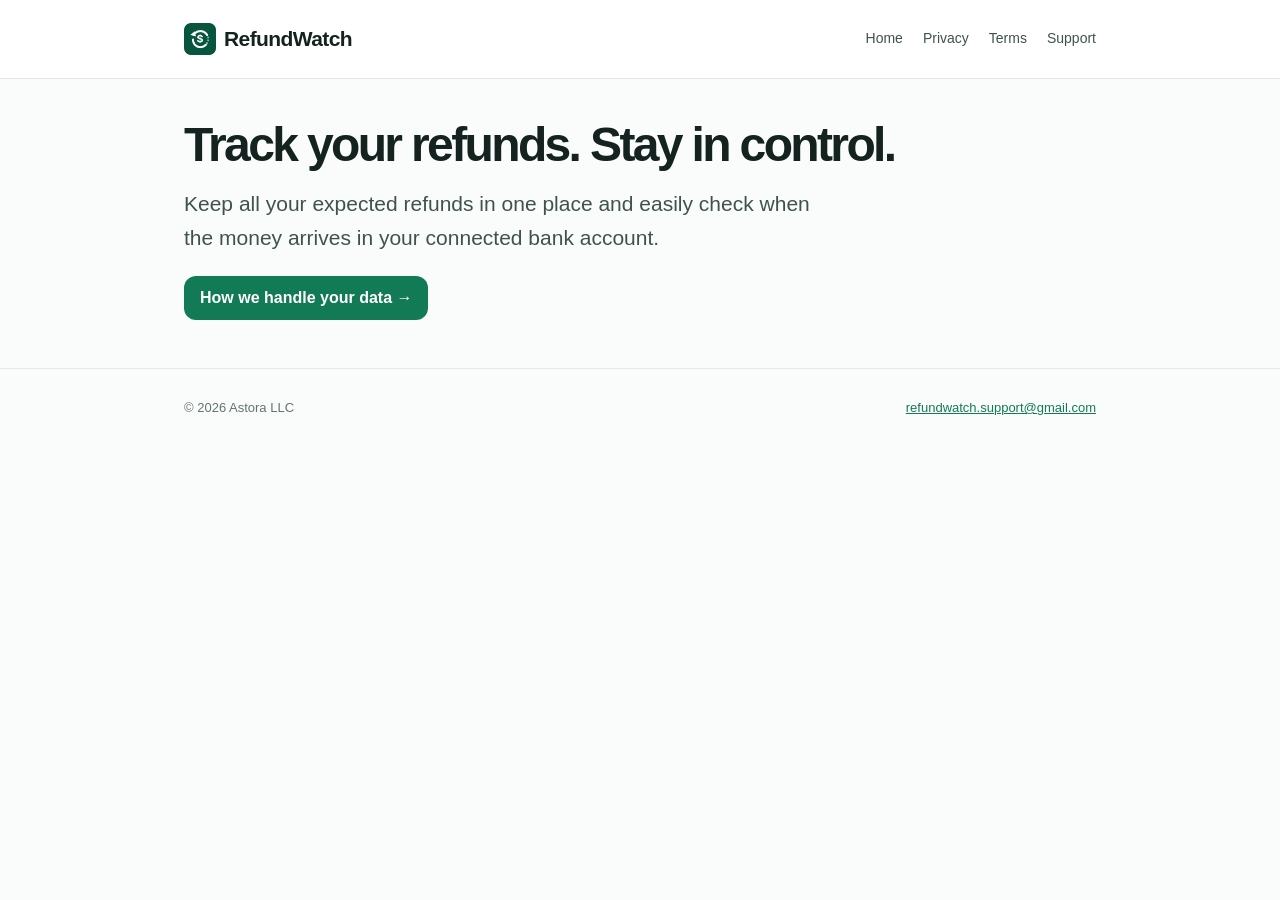
<file: index.html>
<!doctype html>
<html lang="en">
<head>
  <meta charset="utf-8">
  <meta name="viewport" content="width=device-width,initial-scale=1">
  <meta name="description" content="Track refunds you register and check connected accounts for posted credits with RefundWatch.">
  <meta name="theme-color" content="#137a56">
  <title>Home | RefundWatch</title>
  <link rel="stylesheet" href="styles.css">
</head>
<body>
  <a class="skip-link" href="#main">Skip to content</a>
  <header>
    <nav class="wrap" aria-label="Main navigation">
      <a class="brand" href="index.html"><img src="assets/refundwatch-logo.png" alt="" width="32" height="32">RefundWatch</a>
      <div class="links"><a href="index.html" aria-current="page">Home</a> <a href="privacy.html">Privacy</a> <a href="terms.html">Terms</a> <a href="support.html">Support</a></div>
    </nav>
  </header>
  <main id="main" tabindex="-1">
    <section class="wrap intro">
      <h1>Track your refunds. Stay in control.</h1>
      <p class="lead">Keep all your expected refunds in one place and easily check when the money arrives in your connected bank account.</p>
      <a class="button" href="privacy.html">How we handle your data →</a>
    </section>
  </main>
  <footer>
    <div class="wrap">
      <span>© 2026 Astora LLC</span>
      <a href="mailto:refundwatch.support@gmail.com">refundwatch.support@gmail.com</a>
    </div>
  </footer>
</body>
</html>
</file>
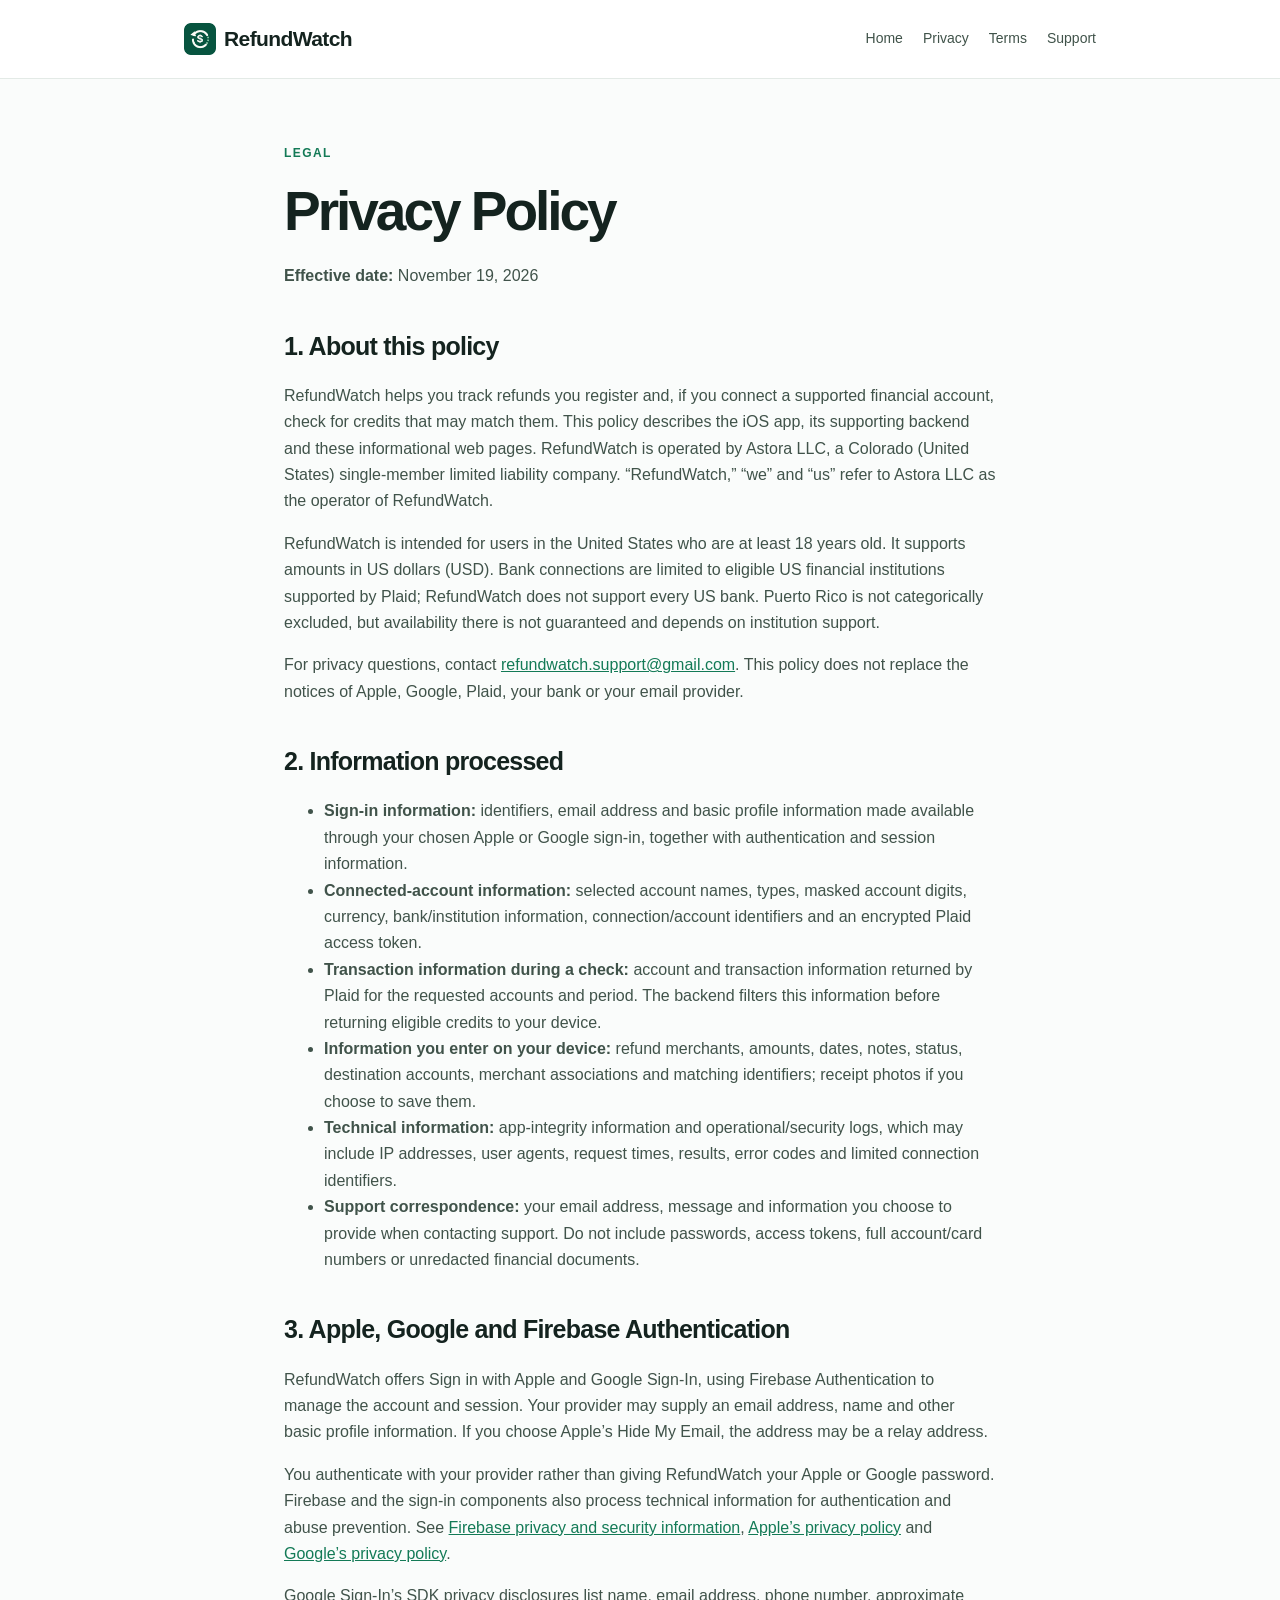
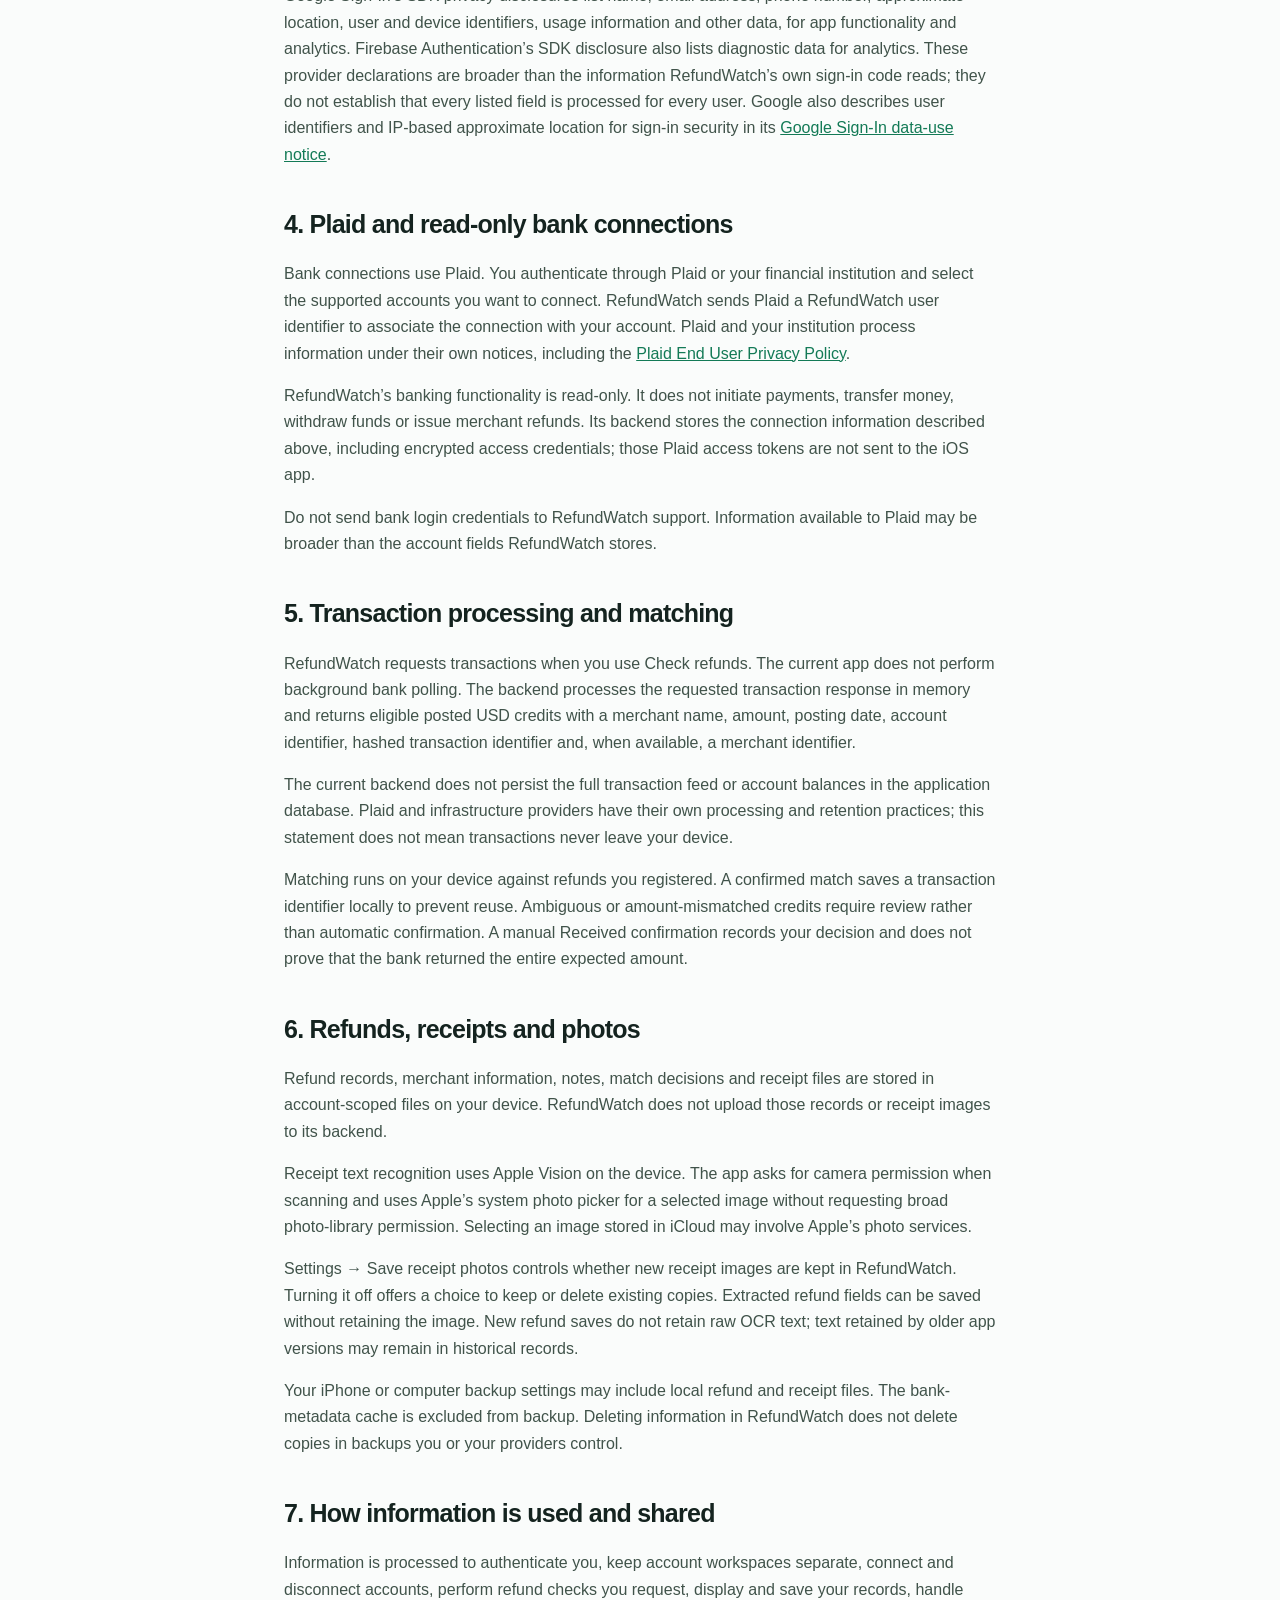
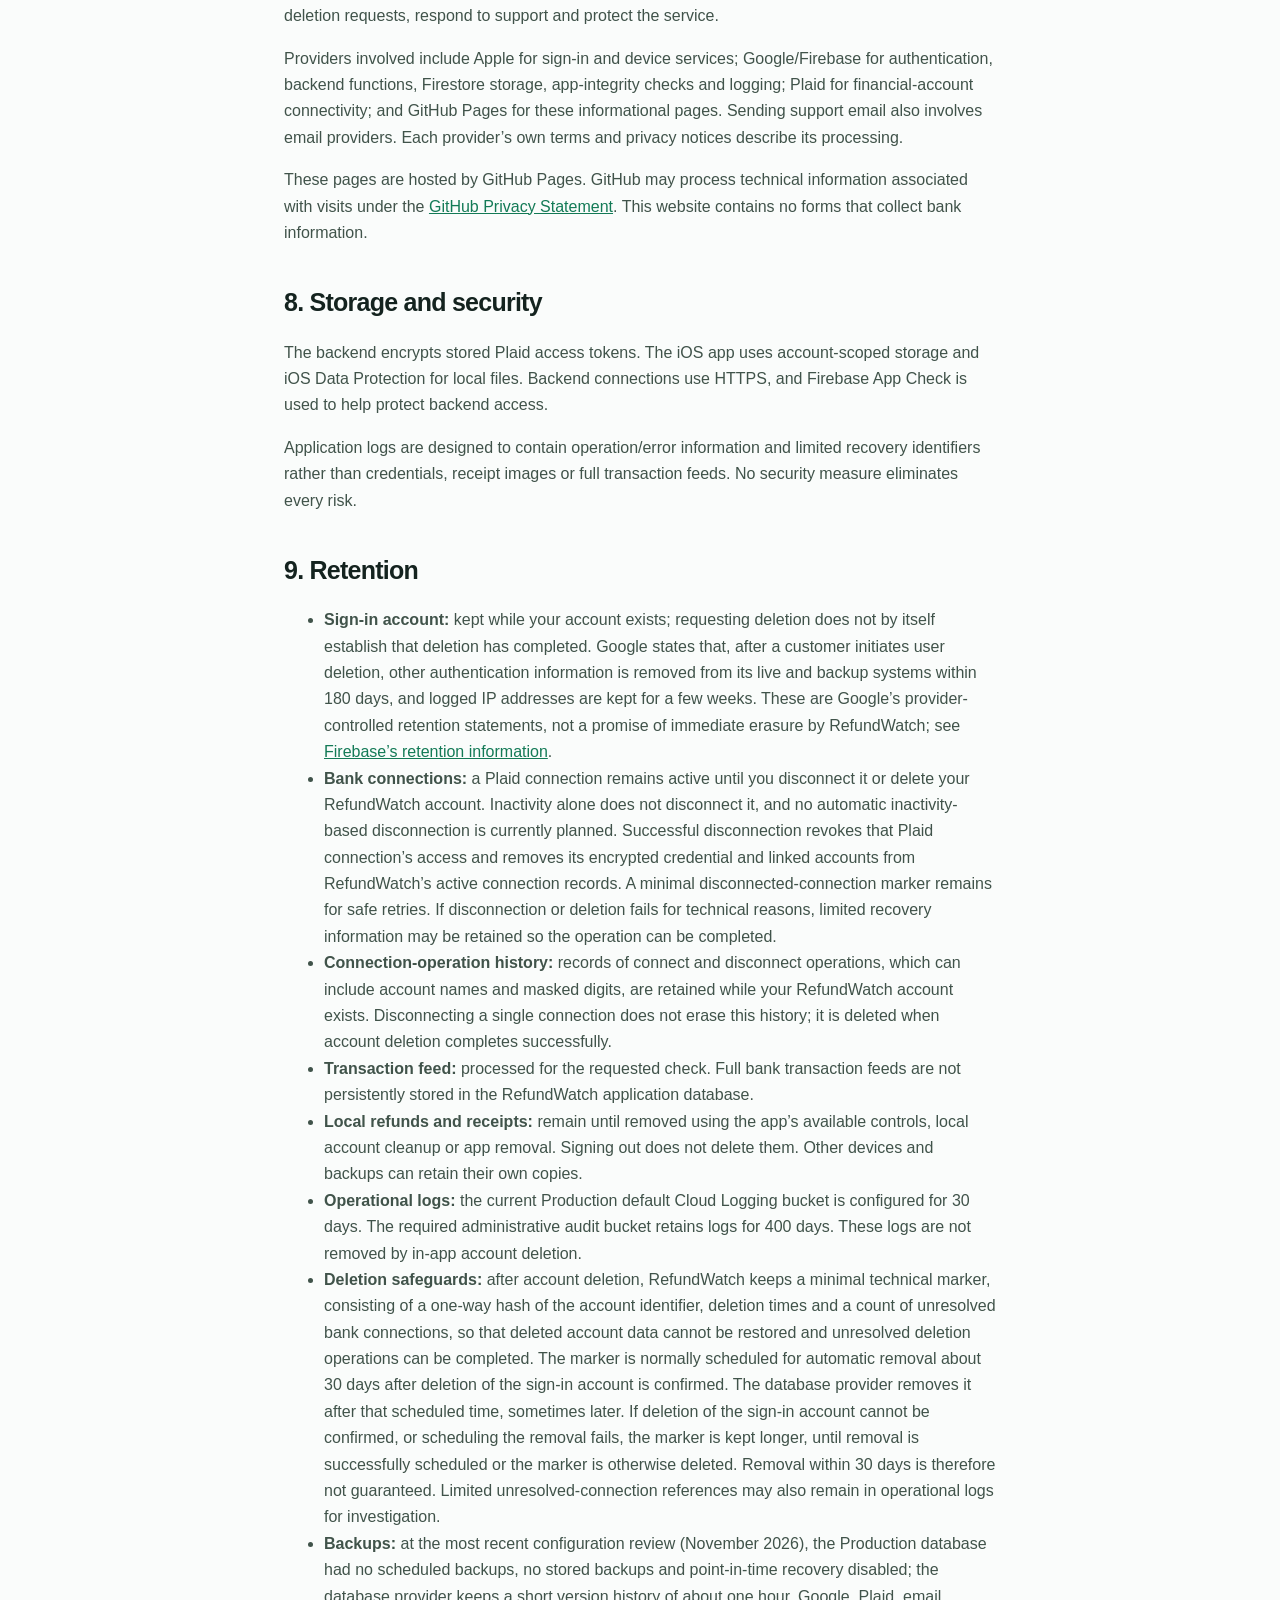
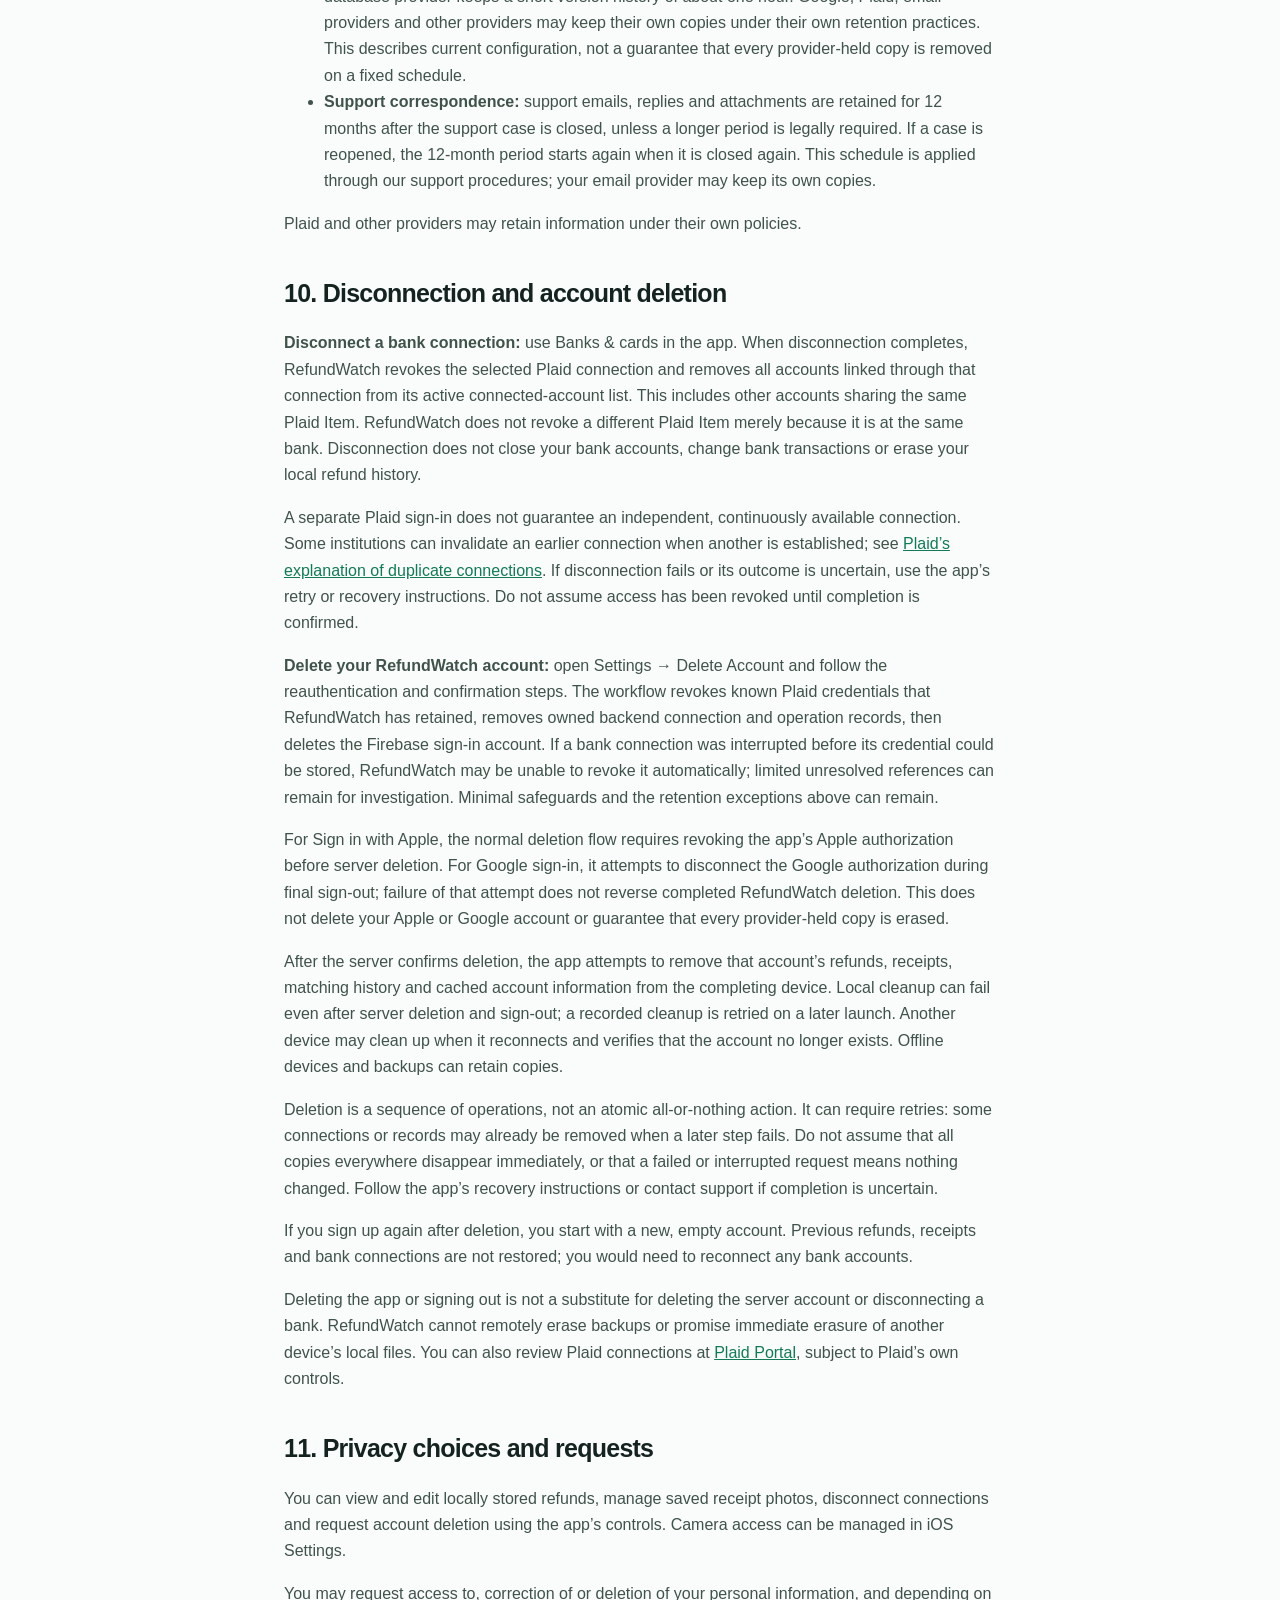
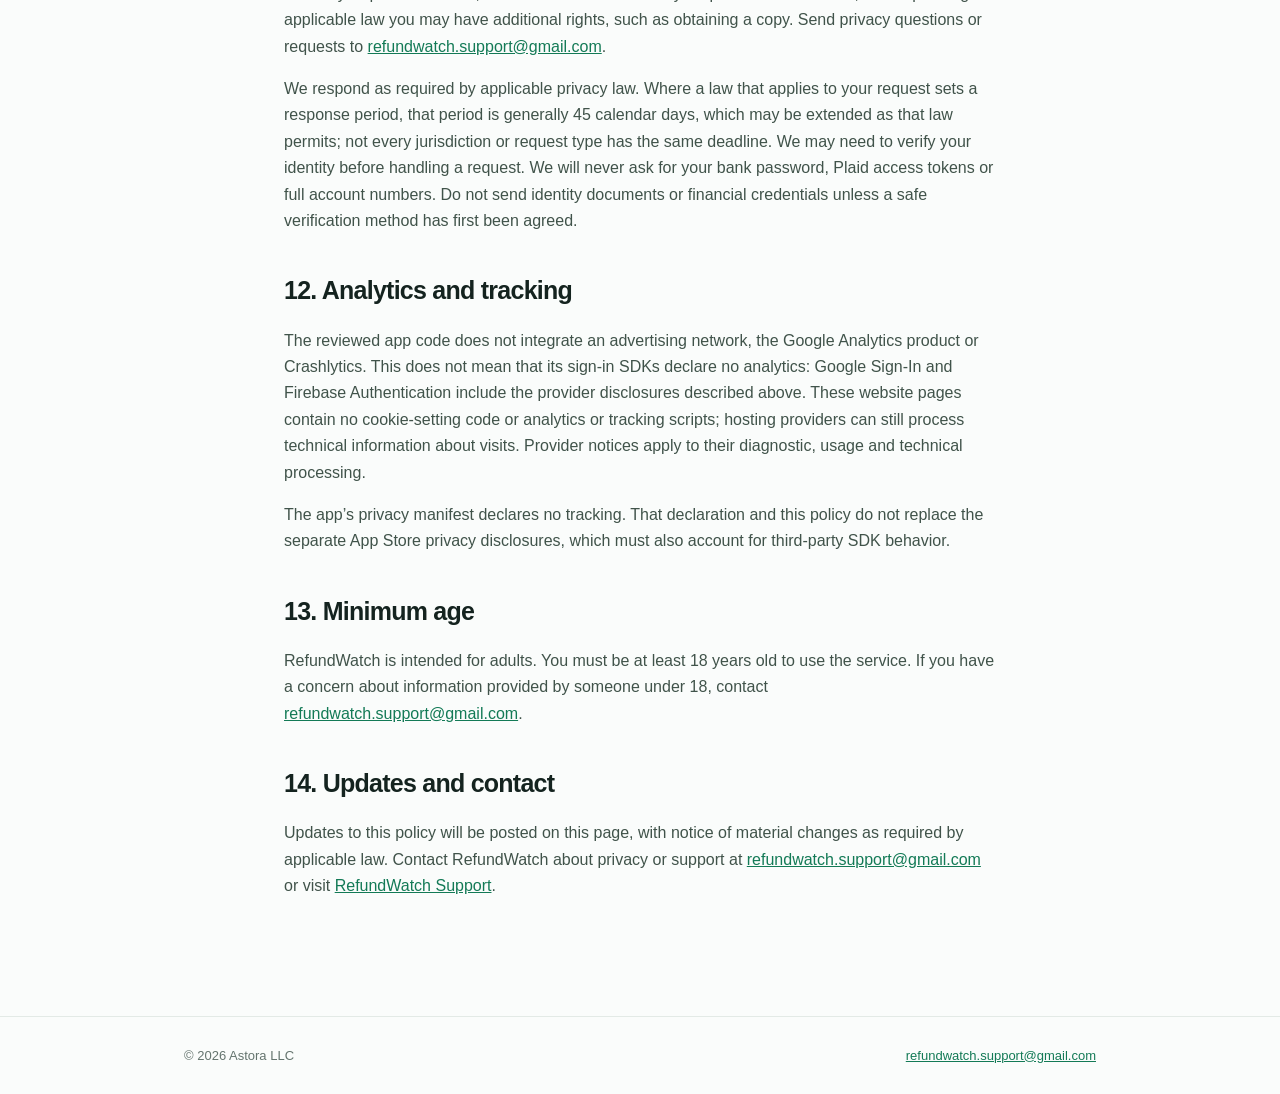
<file: privacy.html>
<!doctype html>
<html lang="en">
<head>
  <meta charset="utf-8">
  <meta name="viewport" content="width=device-width,initial-scale=1">
  <meta name="description" content="RefundWatch privacy practices: sign-in, read-only Plaid connections, local receipts, retention and account deletion.">
  <meta name="theme-color" content="#137a56">
  <title>Privacy Policy | RefundWatch</title>
  <link rel="stylesheet" href="styles.css">
</head>
<body>
  <a class="skip-link" href="#main">Skip to content</a>
  <header>
    <nav class="wrap" aria-label="Main navigation">
      <a class="brand" href="index.html"><img src="assets/refundwatch-logo.png" alt="" width="32" height="32">RefundWatch</a>
      <div class="links"><a href="index.html">Home</a> <a href="privacy.html" aria-current="page">Privacy</a> <a href="terms.html">Terms</a> <a href="support.html">Support</a></div>
    </nav>
  </header>
  <main id="main" tabindex="-1">
    <article class="wrap content">
      <div class="eyebrow">Legal</div>
      <h1>Privacy Policy</h1>
      <p><strong>Effective date:</strong> November 19, 2026</p>

      <h2 id="scope">1. About this policy</h2>
      <p>RefundWatch helps you track refunds you register and, if you connect a supported financial account, check for credits that may match them. This policy describes the iOS app, its supporting backend and these informational web pages. RefundWatch is operated by Astora LLC, a Colorado (United States) single-member limited liability company. “RefundWatch,” “we” and “us” refer to Astora LLC as the operator of RefundWatch.</p>
      <p>RefundWatch is intended for users in the United States who are at least 18 years old. It supports amounts in US dollars (USD). Bank connections are limited to eligible US financial institutions supported by Plaid; RefundWatch does not support every US bank. Puerto Rico is not categorically excluded, but availability there is not guaranteed and depends on institution support.</p>
      <p>For privacy questions, contact <a href="mailto:refundwatch.support@gmail.com">refundwatch.support@gmail.com</a>. This policy does not replace the notices of Apple, Google, Plaid, your bank or your email provider.</p>

      <h2 id="information">2. Information processed</h2>
      <ul>
        <li><strong>Sign-in information:</strong> identifiers, email address and basic profile information made available through your chosen Apple or Google sign-in, together with authentication and session information.</li>
        <li><strong>Connected-account information:</strong> selected account names, types, masked account digits, currency, bank/institution information, connection/account identifiers and an encrypted Plaid access token.</li>
        <li><strong>Transaction information during a check:</strong> account and transaction information returned by Plaid for the requested accounts and period. The backend filters this information before returning eligible credits to your device.</li>
        <li><strong>Information you enter on your device:</strong> refund merchants, amounts, dates, notes, status, destination accounts, merchant associations and matching identifiers; receipt photos if you choose to save them.</li>
        <li><strong>Technical information:</strong> app-integrity information and operational/security logs, which may include IP addresses, user agents, request times, results, error codes and limited connection identifiers.</li>
        <li><strong>Support correspondence:</strong> your email address, message and information you choose to provide when contacting support. Do not include passwords, access tokens, full account/card numbers or unredacted financial documents.</li>
      </ul>

      <h2 id="authentication">3. Apple, Google and Firebase Authentication</h2>
      <p>RefundWatch offers Sign in with Apple and Google Sign-In, using Firebase Authentication to manage the account and session. Your provider may supply an email address, name and other basic profile information. If you choose Apple’s Hide My Email, the address may be a relay address.</p>
      <p>You authenticate with your provider rather than giving RefundWatch your Apple or Google password. Firebase and the sign-in components also process technical information for authentication and abuse prevention. See <a href="https://firebase.google.com/support/privacy">Firebase privacy and security information</a>, <a href="https://www.apple.com/legal/privacy/">Apple’s privacy policy</a> and <a href="https://policies.google.com/privacy">Google’s privacy policy</a>.</p>
      <p>Google Sign-In’s SDK privacy disclosures list name, email address, phone number, approximate location, user and device identifiers, usage information and other data, for app functionality and analytics. Firebase Authentication’s SDK disclosure also lists diagnostic data for analytics. These provider declarations are broader than the information RefundWatch’s own sign-in code reads; they do not establish that every listed field is processed for every user. Google also describes user identifiers and IP-based approximate location for sign-in security in its <a href="https://developers.google.com/identity/sign-in/ios/app-privacy">Google Sign-In data-use notice</a>.</p>

      <h2 id="bank-connections">4. Plaid and read-only bank connections</h2>
      <p>Bank connections use Plaid. You authenticate through Plaid or your financial institution and select the supported accounts you want to connect. RefundWatch sends Plaid a RefundWatch user identifier to associate the connection with your account. Plaid and your institution process information under their own notices, including the <a href="https://plaid.com/legal/#end-user-privacy-policy">Plaid End User Privacy Policy</a>.</p>
      <p>RefundWatch’s banking functionality is read-only. It does not initiate payments, transfer money, withdraw funds or issue merchant refunds. Its backend stores the connection information described above, including encrypted access credentials; those Plaid access tokens are not sent to the iOS app.</p>
      <p>Do not send bank login credentials to RefundWatch support. Information available to Plaid may be broader than the account fields RefundWatch stores.</p>

      <h2 id="transactions">5. Transaction processing and matching</h2>
      <p>RefundWatch requests transactions when you use Check refunds. The current app does not perform background bank polling. The backend processes the requested transaction response in memory and returns eligible posted USD credits with a merchant name, amount, posting date, account identifier, hashed transaction identifier and, when available, a merchant identifier.</p>
      <p>The current backend does not persist the full transaction feed or account balances in the application database. Plaid and infrastructure providers have their own processing and retention practices; this statement does not mean transactions never leave your device.</p>
      <p>Matching runs on your device against refunds you registered. A confirmed match saves a transaction identifier locally to prevent reuse. Ambiguous or amount-mismatched credits require review rather than automatic confirmation. A manual Received confirmation records your decision and does not prove that the bank returned the entire expected amount.</p>

      <h2 id="receipts">6. Refunds, receipts and photos</h2>
      <p>Refund records, merchant information, notes, match decisions and receipt files are stored in account-scoped files on your device. RefundWatch does not upload those records or receipt images to its backend.</p>
      <p>Receipt text recognition uses Apple Vision on the device. The app asks for camera permission when scanning and uses Apple’s system photo picker for a selected image without requesting broad photo-library permission. Selecting an image stored in iCloud may involve Apple’s photo services.</p>
      <p>Settings → Save receipt photos controls whether new receipt images are kept in RefundWatch. Turning it off offers a choice to keep or delete existing copies. Extracted refund fields can be saved without retaining the image. New refund saves do not retain raw OCR text; text retained by older app versions may remain in historical records.</p>
      <p>Your iPhone or computer backup settings may include local refund and receipt files. The bank-metadata cache is excluded from backup. Deleting information in RefundWatch does not delete copies in backups you or your providers control.</p>

      <h2 id="use">7. How information is used and shared</h2>
      <p>Information is processed to authenticate you, keep account workspaces separate, connect and disconnect accounts, perform refund checks you request, display and save your records, handle deletion requests, respond to support and protect the service.</p>
      <p>Providers involved include Apple for sign-in and device services; Google/Firebase for authentication, backend functions, Firestore storage, app-integrity checks and logging; Plaid for financial-account connectivity; and GitHub Pages for these informational pages. Sending support email also involves email providers. Each provider’s own terms and privacy notices describe its processing.</p>
      <p>These pages are hosted by GitHub Pages. GitHub may process technical information associated with visits under the <a href="https://docs.github.com/en/site-policy/privacy-policies/github-general-privacy-statement">GitHub Privacy Statement</a>. This website contains no forms that collect bank information.</p>

      <h2 id="security">8. Storage and security</h2>
      <p>The backend encrypts stored Plaid access tokens. The iOS app uses account-scoped storage and iOS Data Protection for local files. Backend connections use HTTPS, and Firebase App Check is used to help protect backend access.</p>
      <p>Application logs are designed to contain operation/error information and limited recovery identifiers rather than credentials, receipt images or full transaction feeds. No security measure eliminates every risk.</p>

      <h2 id="retention">9. Retention</h2>
      <ul>
        <li><strong>Sign-in account:</strong> kept while your account exists; requesting deletion does not by itself establish that deletion has completed. Google states that, after a customer initiates user deletion, other authentication information is removed from its live and backup systems within 180 days, and logged IP addresses are kept for a few weeks. These are Google’s provider-controlled retention statements, not a promise of immediate erasure by RefundWatch; see <a href="https://firebase.google.com/support/privacy">Firebase’s retention information</a>.</li>
        <li><strong>Bank connections:</strong> a Plaid connection remains active until you disconnect it or delete your RefundWatch account. Inactivity alone does not disconnect it, and no automatic inactivity-based disconnection is currently planned. Successful disconnection revokes that Plaid connection’s access and removes its encrypted credential and linked accounts from RefundWatch’s active connection records. A minimal disconnected-connection marker remains for safe retries. If disconnection or deletion fails for technical reasons, limited recovery information may be retained so the operation can be completed.</li>
        <li><strong>Connection-operation history:</strong> records of connect and disconnect operations, which can include account names and masked digits, are retained while your RefundWatch account exists. Disconnecting a single connection does not erase this history; it is deleted when account deletion completes successfully.</li>
        <li><strong>Transaction feed:</strong> processed for the requested check. Full bank transaction feeds are not persistently stored in the RefundWatch application database.</li>
        <li><strong>Local refunds and receipts:</strong> remain until removed using the app’s available controls, local account cleanup or app removal. Signing out does not delete them. Other devices and backups can retain their own copies.</li>
        <li><strong>Operational logs:</strong> the current Production default Cloud Logging bucket is configured for 30 days. The required administrative audit bucket retains logs for 400 days. These logs are not removed by in-app account deletion.</li>
        <li><strong>Deletion safeguards:</strong> after account deletion, RefundWatch keeps a minimal technical marker, consisting of a one-way hash of the account identifier, deletion times and a count of unresolved bank connections, so that deleted account data cannot be restored and unresolved deletion operations can be completed. The marker is normally scheduled for automatic removal about 30 days after deletion of the sign-in account is confirmed. The database provider removes it after that scheduled time, sometimes later. If deletion of the sign-in account cannot be confirmed, or scheduling the removal fails, the marker is kept longer, until removal is successfully scheduled or the marker is otherwise deleted. Removal within 30 days is therefore not guaranteed. Limited unresolved-connection references may also remain in operational logs for investigation.</li>
        <li><strong>Backups:</strong> at the most recent configuration review (November 2026), the Production database had no scheduled backups, no stored backups and point-in-time recovery disabled; the database provider keeps a short version history of about one hour. Google, Plaid, email providers and other providers may keep their own copies under their own retention practices. This describes current configuration, not a guarantee that every provider-held copy is removed on a fixed schedule.</li>
        <li><strong>Support correspondence:</strong> support emails, replies and attachments are retained for 12 months after the support case is closed, unless a longer period is legally required. If a case is reopened, the 12-month period starts again when it is closed again. This schedule is applied through our support procedures; your email provider may keep its own copies.</li>
      </ul>
      <p>Plaid and other providers may retain information under their own policies.</p>

      <h2 id="choices">10. Disconnection and account deletion</h2>
      <p><strong>Disconnect a bank connection:</strong> use Banks &amp; cards in the app. When disconnection completes, RefundWatch revokes the selected Plaid connection and removes all accounts linked through that connection from its active connected-account list. This includes other accounts sharing the same Plaid Item. RefundWatch does not revoke a different Plaid Item merely because it is at the same bank. Disconnection does not close your bank accounts, change bank transactions or erase your local refund history.</p>
      <p>A separate Plaid sign-in does not guarantee an independent, continuously available connection. Some institutions can invalidate an earlier connection when another is established; see <a href="https://plaid.com/docs/link/duplicate-items/">Plaid’s explanation of duplicate connections</a>. If disconnection fails or its outcome is uncertain, use the app’s retry or recovery instructions. Do not assume access has been revoked until completion is confirmed.</p>
      <p><strong>Delete your RefundWatch account:</strong> open Settings → Delete Account and follow the reauthentication and confirmation steps. The workflow revokes known Plaid credentials that RefundWatch has retained, removes owned backend connection and operation records, then deletes the Firebase sign-in account. If a bank connection was interrupted before its credential could be stored, RefundWatch may be unable to revoke it automatically; limited unresolved references can remain for investigation. Minimal safeguards and the retention exceptions above can remain.</p>
      <p>For Sign in with Apple, the normal deletion flow requires revoking the app’s Apple authorization before server deletion. For Google sign-in, it attempts to disconnect the Google authorization during final sign-out; failure of that attempt does not reverse completed RefundWatch deletion. This does not delete your Apple or Google account or guarantee that every provider-held copy is erased.</p>
      <p>After the server confirms deletion, the app attempts to remove that account’s refunds, receipts, matching history and cached account information from the completing device. Local cleanup can fail even after server deletion and sign-out; a recorded cleanup is retried on a later launch. Another device may clean up when it reconnects and verifies that the account no longer exists. Offline devices and backups can retain copies.</p>
      <p>Deletion is a sequence of operations, not an atomic all-or-nothing action. It can require retries: some connections or records may already be removed when a later step fails. Do not assume that all copies everywhere disappear immediately, or that a failed or interrupted request means nothing changed. Follow the app’s recovery instructions or contact support if completion is uncertain.</p>
      <p>If you sign up again after deletion, you start with a new, empty account. Previous refunds, receipts and bank connections are not restored; you would need to reconnect any bank accounts.</p>
      <p>Deleting the app or signing out is not a substitute for deleting the server account or disconnecting a bank. RefundWatch cannot remotely erase backups or promise immediate erasure of another device’s local files. You can also review Plaid connections at <a href="https://my.plaid.com/">Plaid Portal</a>, subject to Plaid’s own controls.</p>

      <h2 id="privacy-rights">11. Privacy choices and requests</h2>
      <p>You can view and edit locally stored refunds, manage saved receipt photos, disconnect connections and request account deletion using the app’s controls. Camera access can be managed in iOS Settings.</p>
      <p>You may request access to, correction of or deletion of your personal information, and depending on applicable law you may have additional rights, such as obtaining a copy. Send privacy questions or requests to <a href="mailto:refundwatch.support@gmail.com">refundwatch.support@gmail.com</a>.</p>
      <p>We respond as required by applicable privacy law. Where a law that applies to your request sets a response period, that period is generally 45 calendar days, which may be extended as that law permits; not every jurisdiction or request type has the same deadline. We may need to verify your identity before handling a request. We will never ask for your bank password, Plaid access tokens or full account numbers. Do not send identity documents or financial credentials unless a safe verification method has first been agreed.</p>

      <h2 id="analytics">12. Analytics and tracking</h2>
      <p>The reviewed app code does not integrate an advertising network, the Google Analytics product or Crashlytics. This does not mean that its sign-in SDKs declare no analytics: Google Sign-In and Firebase Authentication include the provider disclosures described above. These website pages contain no cookie-setting code or analytics or tracking scripts; hosting providers can still process technical information about visits. Provider notices apply to their diagnostic, usage and technical processing.</p>
      <p>The app’s privacy manifest declares no tracking. That declaration and this policy do not replace the separate App Store privacy disclosures, which must also account for third-party SDK behavior.</p>

      <h2 id="age">13. Minimum age</h2>
      <p>RefundWatch is intended for adults. You must be at least 18 years old to use the service. If you have a concern about information provided by someone under 18, contact <a href="mailto:refundwatch.support@gmail.com">refundwatch.support@gmail.com</a>.</p>

      <h2 id="changes">14. Updates and contact</h2>
      <p>Updates to this policy will be posted on this page, with notice of material changes as required by applicable law. Contact RefundWatch about privacy or support at <a href="mailto:refundwatch.support@gmail.com">refundwatch.support@gmail.com</a> or visit <a href="support.html">RefundWatch Support</a>.</p>
    </article>
  </main>
  <footer>
    <div class="wrap">
      <span>© 2026 Astora LLC</span>
      <a href="mailto:refundwatch.support@gmail.com">refundwatch.support@gmail.com</a>
    </div>
  </footer>
</body>
</html>
</file>
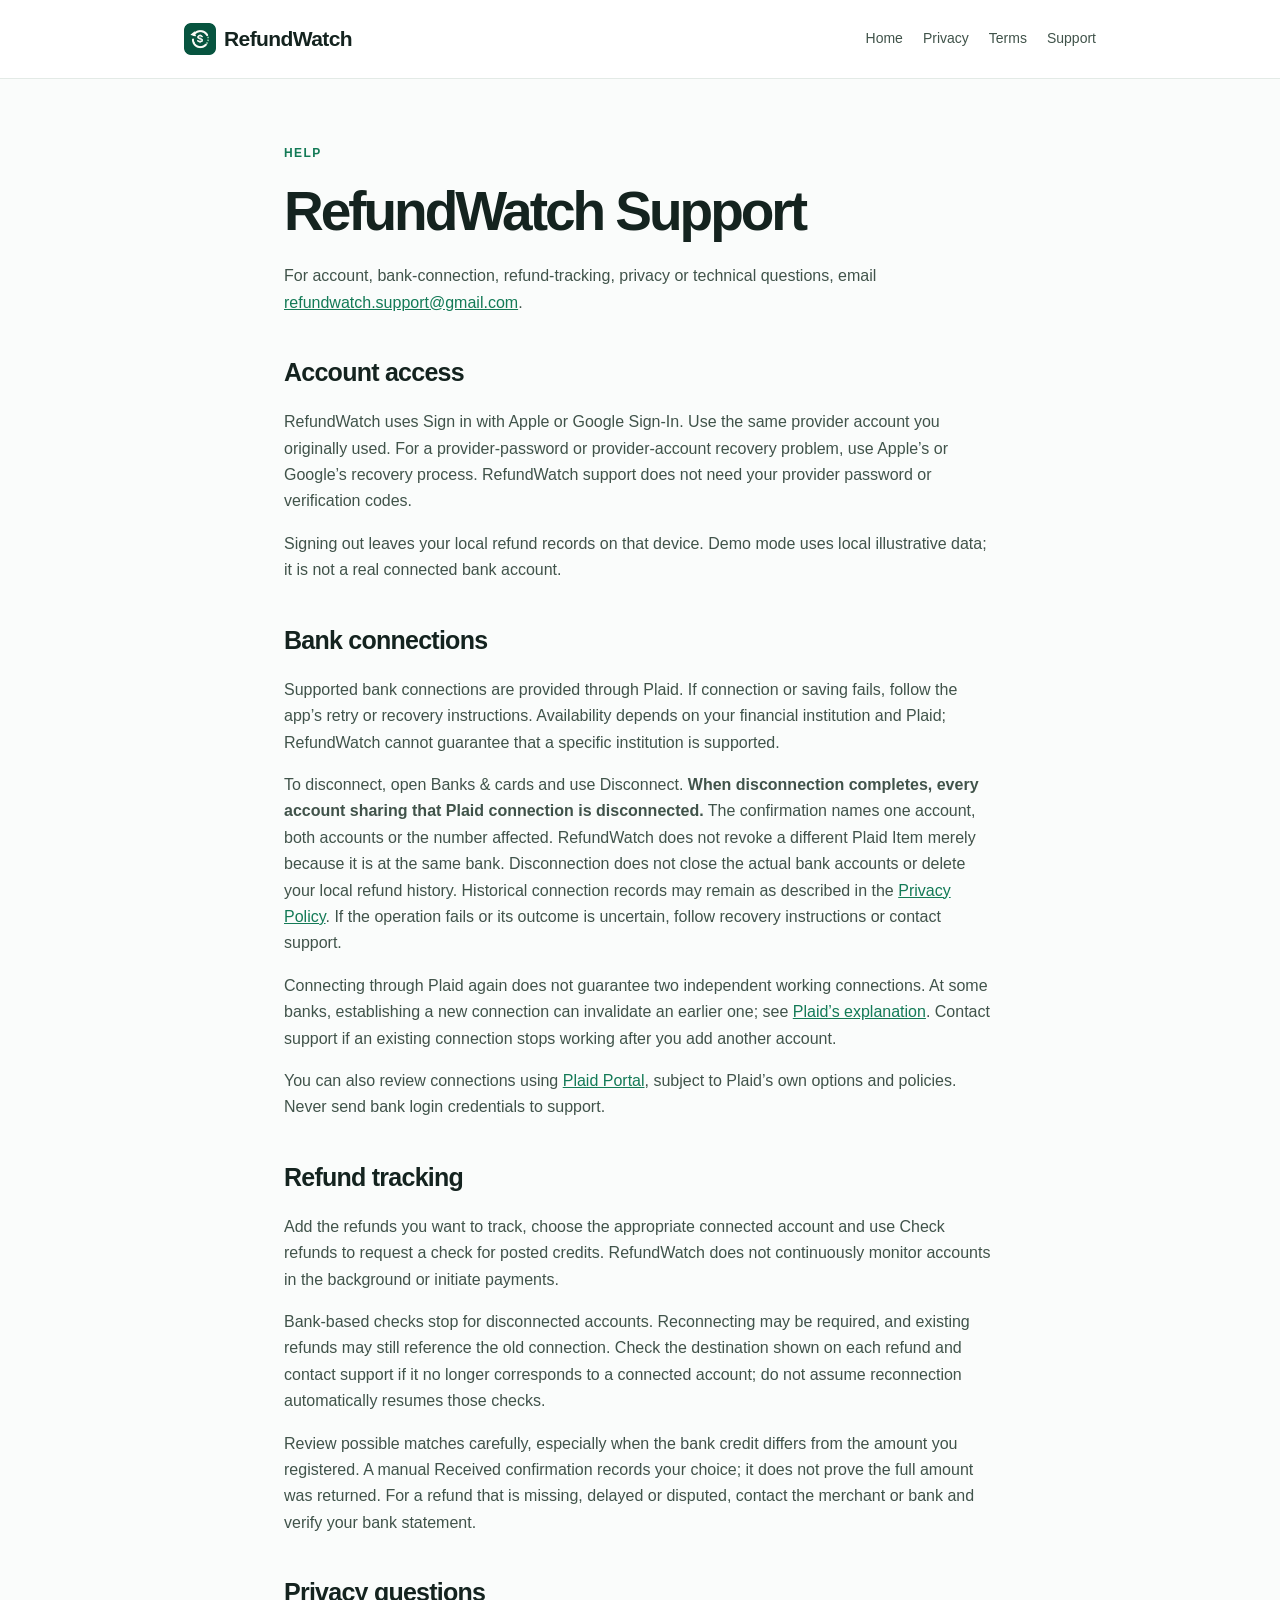
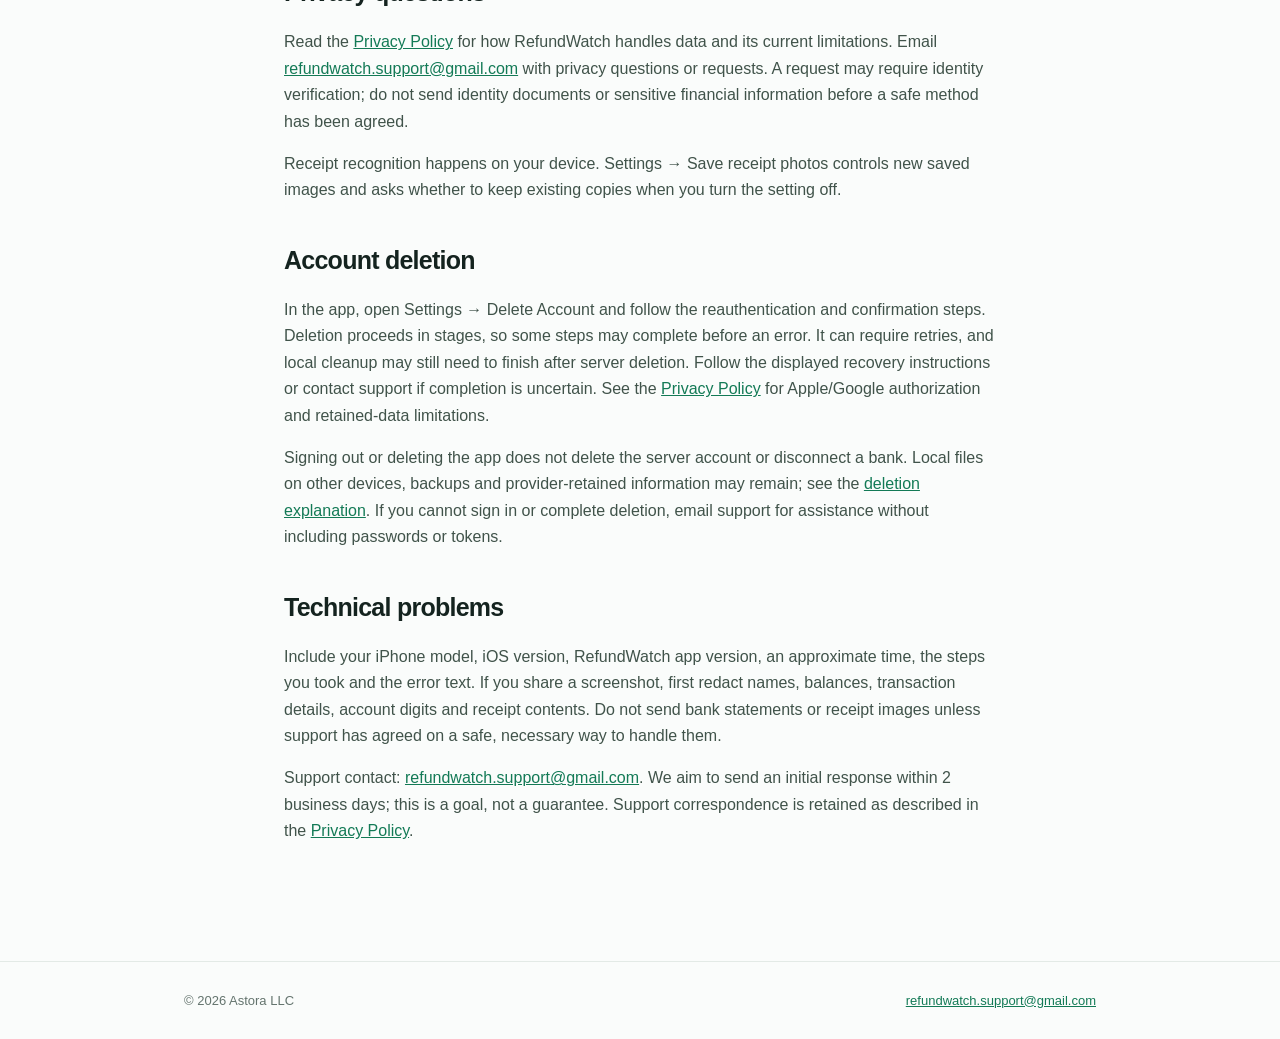
<file: support.html>
<!doctype html>
<html lang="en">
<head>
  <meta charset="utf-8">
  <meta name="viewport" content="width=device-width,initial-scale=1">
  <meta name="description" content="Contact RefundWatch Support for account access, bank connections, refund tracking, privacy, deletion and technical help.">
  <meta name="theme-color" content="#137a56">
  <title>Support | RefundWatch</title>
  <link rel="stylesheet" href="styles.css">
</head>
<body>
  <a class="skip-link" href="#main">Skip to content</a>
  <header>
    <nav class="wrap" aria-label="Main navigation">
      <a class="brand" href="index.html"><img src="assets/refundwatch-logo.png" alt="" width="32" height="32">RefundWatch</a>
      <div class="links"><a href="index.html">Home</a> <a href="privacy.html">Privacy</a> <a href="terms.html">Terms</a> <a href="support.html" aria-current="page">Support</a></div>
    </nav>
  </header>
  <main id="main" tabindex="-1">
    <article class="wrap content">
      <div class="eyebrow">Help</div>
      <h1>RefundWatch Support</h1>
      <p>For account, bank-connection, refund-tracking, privacy or technical questions, email <a href="mailto:refundwatch.support@gmail.com">refundwatch.support@gmail.com</a>.</p>

      <h2 id="account-access">Account access</h2>
      <p>RefundWatch uses Sign in with Apple or Google Sign-In. Use the same provider account you originally used. For a provider-password or provider-account recovery problem, use Apple’s or Google’s recovery process. RefundWatch support does not need your provider password or verification codes.</p>
      <p>Signing out leaves your local refund records on that device. Demo mode uses local illustrative data; it is not a real connected bank account.</p>

      <h2 id="bank-connections">Bank connections</h2>
      <p>Supported bank connections are provided through Plaid. If connection or saving fails, follow the app’s retry or recovery instructions. Availability depends on your financial institution and Plaid; RefundWatch cannot guarantee that a specific institution is supported.</p>
      <p>To disconnect, open Banks &amp; cards and use Disconnect. <strong>When disconnection completes, every account sharing that Plaid connection is disconnected.</strong> The confirmation names one account, both accounts or the number affected. RefundWatch does not revoke a different Plaid Item merely because it is at the same bank. Disconnection does not close the actual bank accounts or delete your local refund history. Historical connection records may remain as described in the <a href="privacy.html#retention">Privacy Policy</a>. If the operation fails or its outcome is uncertain, follow recovery instructions or contact support.</p>
      <p>Connecting through Plaid again does not guarantee two independent working connections. At some banks, establishing a new connection can invalidate an earlier one; see <a href="https://plaid.com/docs/link/duplicate-items/">Plaid’s explanation</a>. Contact support if an existing connection stops working after you add another account.</p>
      <p>You can also review connections using <a href="https://my.plaid.com/">Plaid Portal</a>, subject to Plaid’s own options and policies. Never send bank login credentials to support.</p>

      <h2 id="refund-tracking">Refund tracking</h2>
      <p>Add the refunds you want to track, choose the appropriate connected account and use Check refunds to request a check for posted credits. RefundWatch does not continuously monitor accounts in the background or initiate payments.</p>
      <p>Bank-based checks stop for disconnected accounts. Reconnecting may be required, and existing refunds may still reference the old connection. Check the destination shown on each refund and contact support if it no longer corresponds to a connected account; do not assume reconnection automatically resumes those checks.</p>
      <p>Review possible matches carefully, especially when the bank credit differs from the amount you registered. A manual Received confirmation records your choice; it does not prove the full amount was returned. For a refund that is missing, delayed or disputed, contact the merchant or bank and verify your bank statement.</p>

      <h2 id="privacy">Privacy questions</h2>
      <p>Read the <a href="privacy.html">Privacy Policy</a> for how RefundWatch handles data and its current limitations. Email <a href="mailto:refundwatch.support@gmail.com">refundwatch.support@gmail.com</a> with privacy questions or requests. A request may require identity verification; do not send identity documents or sensitive financial information before a safe method has been agreed.</p>
      <p>Receipt recognition happens on your device. Settings → Save receipt photos controls new saved images and asks whether to keep existing copies when you turn the setting off.</p>

      <h2 id="account-deletion">Account deletion</h2>
      <p>In the app, open Settings → Delete Account and follow the reauthentication and confirmation steps. Deletion proceeds in stages, so some steps may complete before an error. It can require retries, and local cleanup may still need to finish after server deletion. Follow the displayed recovery instructions or contact support if completion is uncertain. See the <a href="privacy.html#choices">Privacy Policy</a> for Apple/Google authorization and retained-data limitations.</p>
      <p>Signing out or deleting the app does not delete the server account or disconnect a bank. Local files on other devices, backups and provider-retained information may remain; see the <a href="privacy.html#choices">deletion explanation</a>. If you cannot sign in or complete deletion, email support for assistance without including passwords or tokens.</p>

      <h2 id="technical-problems">Technical problems</h2>
      <p>Include your iPhone model, iOS version, RefundWatch app version, an approximate time, the steps you took and the error text. If you share a screenshot, first redact names, balances, transaction details, account digits and receipt contents. Do not send bank statements or receipt images unless support has agreed on a safe, necessary way to handle them.</p>
      <p>Support contact: <a href="mailto:refundwatch.support@gmail.com">refundwatch.support@gmail.com</a>. We aim to send an initial response within 2 business days; this is a goal, not a guarantee. Support correspondence is retained as described in the <a href="privacy.html#retention">Privacy Policy</a>.</p>
    </article>
  </main>
  <footer>
    <div class="wrap">
      <span>© 2026 Astora LLC</span>
      <a href="mailto:refundwatch.support@gmail.com">refundwatch.support@gmail.com</a>
    </div>
  </footer>
</body>
</html>
</file>
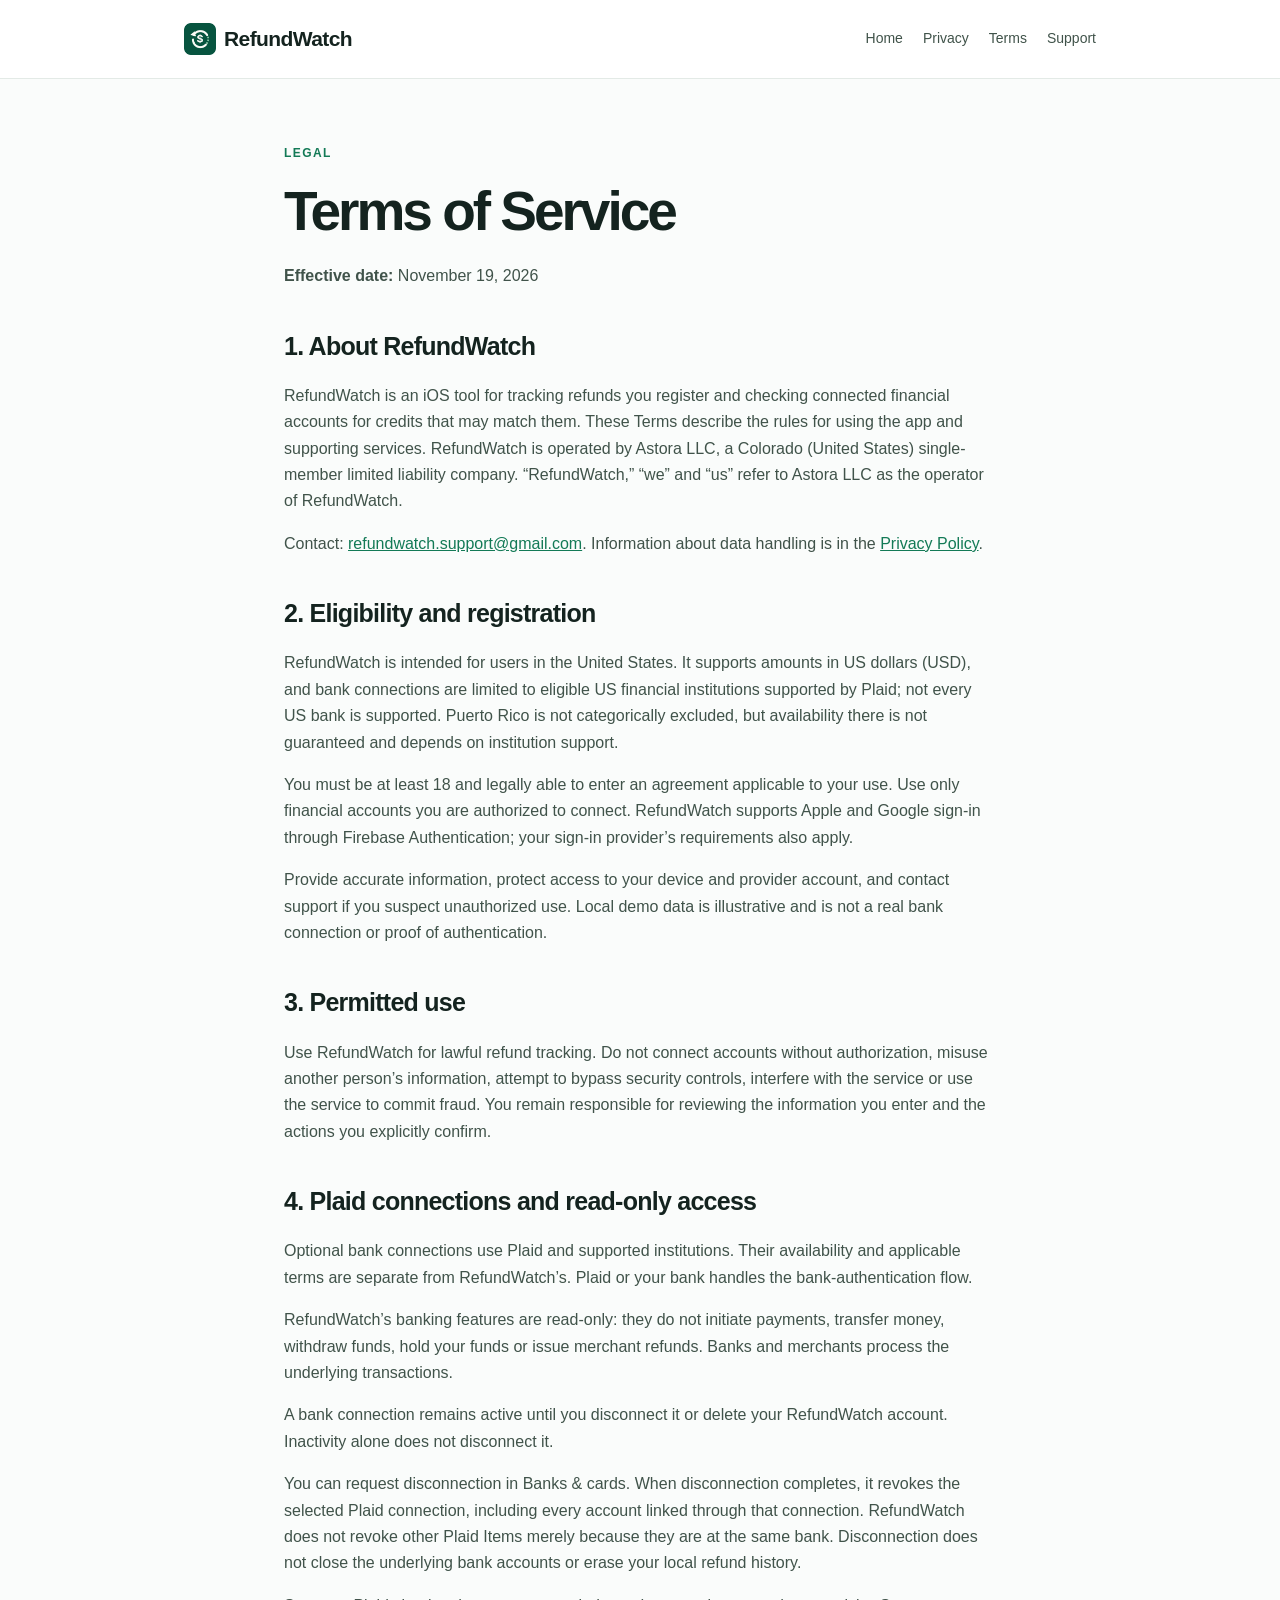
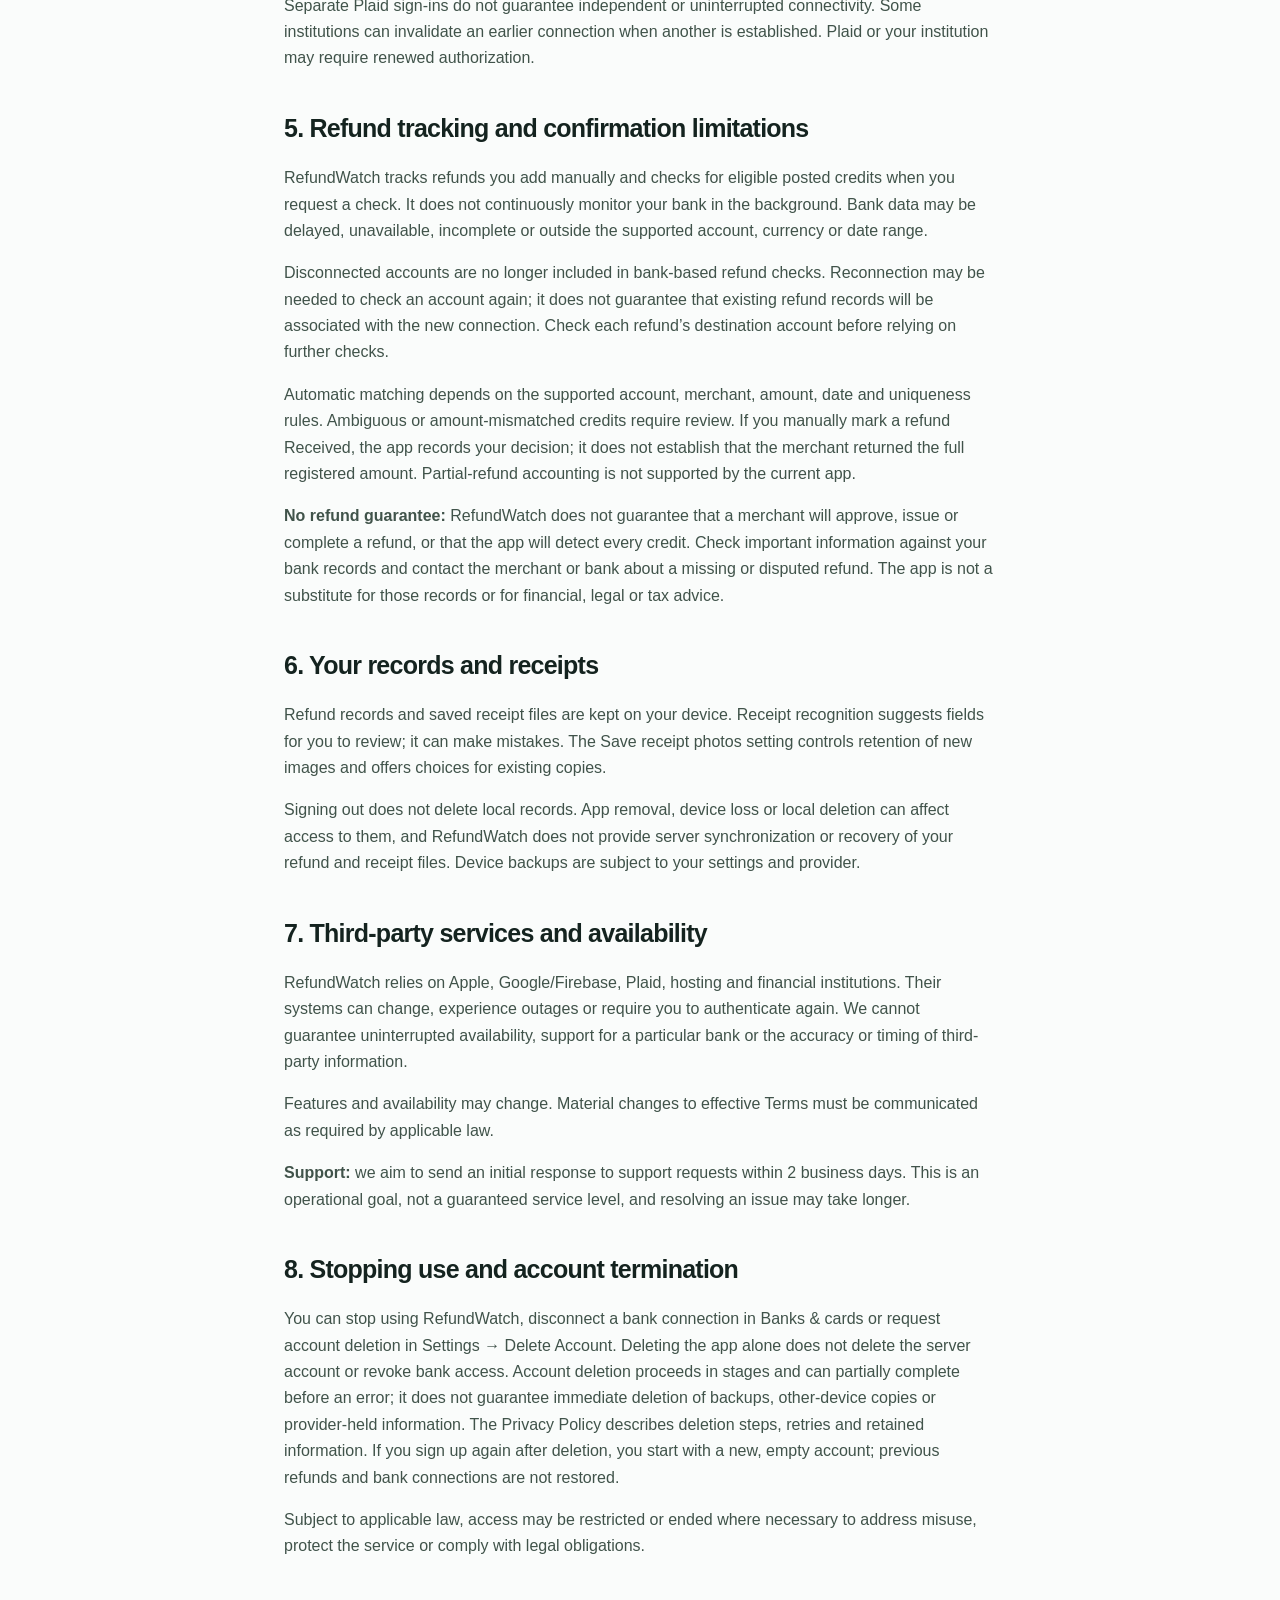
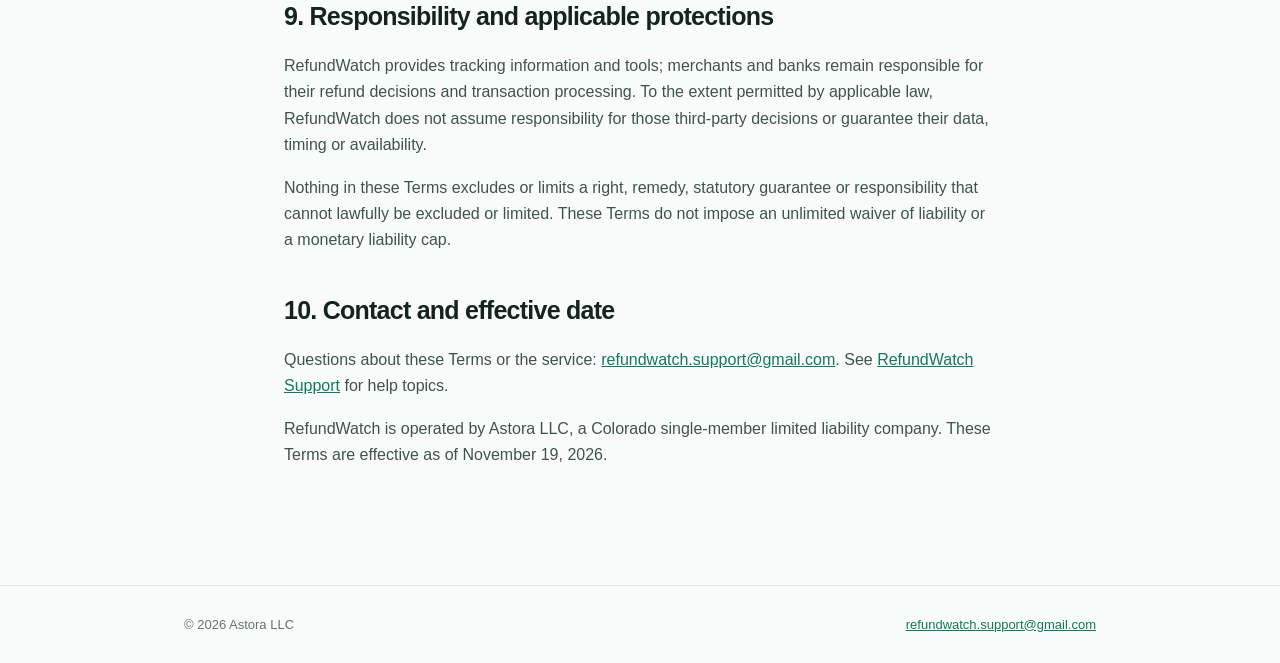
<file: terms.html>
<!doctype html>
<html lang="en">
<head>
  <meta charset="utf-8">
  <meta name="viewport" content="width=device-width,initial-scale=1">
  <meta name="description" content="RefundWatch Terms of Service for adults using read-only refund tracking.">
  <meta name="theme-color" content="#137a56">
  <title>Terms of Service | RefundWatch</title>
  <link rel="stylesheet" href="styles.css">
</head>
<body>
  <a class="skip-link" href="#main">Skip to content</a>
  <header>
    <nav class="wrap" aria-label="Main navigation">
      <a class="brand" href="index.html"><img src="assets/refundwatch-logo.png" alt="" width="32" height="32">RefundWatch</a>
      <div class="links"><a href="index.html">Home</a> <a href="privacy.html">Privacy</a> <a href="terms.html" aria-current="page">Terms</a> <a href="support.html">Support</a></div>
    </nav>
  </header>
  <main id="main" tabindex="-1">
    <article class="wrap content">
      <div class="eyebrow">Legal</div>
      <h1>Terms of Service</h1>
      <p><strong>Effective date:</strong> November 19, 2026</p>

      <h2 id="about">1. About RefundWatch</h2>
      <p>RefundWatch is an iOS tool for tracking refunds you register and checking connected financial accounts for credits that may match them. These Terms describe the rules for using the app and supporting services. RefundWatch is operated by Astora LLC, a Colorado (United States) single-member limited liability company. “RefundWatch,” “we” and “us” refer to Astora LLC as the operator of RefundWatch.</p>
      <p>Contact: <a href="mailto:refundwatch.support@gmail.com">refundwatch.support@gmail.com</a>. Information about data handling is in the <a href="privacy.html">Privacy Policy</a>.</p>

      <h2 id="eligibility">2. Eligibility and registration</h2>
      <p>RefundWatch is intended for users in the United States. It supports amounts in US dollars (USD), and bank connections are limited to eligible US financial institutions supported by Plaid; not every US bank is supported. Puerto Rico is not categorically excluded, but availability there is not guaranteed and depends on institution support.</p>
      <p>You must be at least 18 and legally able to enter an agreement applicable to your use. Use only financial accounts you are authorized to connect. RefundWatch supports Apple and Google sign-in through Firebase Authentication; your sign-in provider’s requirements also apply.</p>
      <p>Provide accurate information, protect access to your device and provider account, and contact support if you suspect unauthorized use. Local demo data is illustrative and is not a real bank connection or proof of authentication.</p>

      <h2 id="permitted-use">3. Permitted use</h2>
      <p>Use RefundWatch for lawful refund tracking. Do not connect accounts without authorization, misuse another person’s information, attempt to bypass security controls, interfere with the service or use the service to commit fraud. You remain responsible for reviewing the information you enter and the actions you explicitly confirm.</p>

      <h2 id="bank-connections">4. Plaid connections and read-only access</h2>
      <p>Optional bank connections use Plaid and supported institutions. Their availability and applicable terms are separate from RefundWatch’s. Plaid or your bank handles the bank-authentication flow.</p>
      <p>RefundWatch’s banking features are read-only: they do not initiate payments, transfer money, withdraw funds, hold your funds or issue merchant refunds. Banks and merchants process the underlying transactions.</p>
      <p>A bank connection remains active until you disconnect it or delete your RefundWatch account. Inactivity alone does not disconnect it.</p>
      <p>You can request disconnection in Banks &amp; cards. When disconnection completes, it revokes the selected Plaid connection, including every account linked through that connection. RefundWatch does not revoke other Plaid Items merely because they are at the same bank. Disconnection does not close the underlying bank accounts or erase your local refund history.</p>
      <p>Separate Plaid sign-ins do not guarantee independent or uninterrupted connectivity. Some institutions can invalidate an earlier connection when another is established. Plaid or your institution may require renewed authorization.</p>

      <h2 id="tracking-limitations">5. Refund tracking and confirmation limitations</h2>
      <p>RefundWatch tracks refunds you add manually and checks for eligible posted credits when you request a check. It does not continuously monitor your bank in the background. Bank data may be delayed, unavailable, incomplete or outside the supported account, currency or date range.</p>
      <p>Disconnected accounts are no longer included in bank-based refund checks. Reconnection may be needed to check an account again; it does not guarantee that existing refund records will be associated with the new connection. Check each refund’s destination account before relying on further checks.</p>
      <p>Automatic matching depends on the supported account, merchant, amount, date and uniqueness rules. Ambiguous or amount-mismatched credits require review. If you manually mark a refund Received, the app records your decision; it does not establish that the merchant returned the full registered amount. Partial-refund accounting is not supported by the current app.</p>
      <p><strong>No refund guarantee:</strong> RefundWatch does not guarantee that a merchant will approve, issue or complete a refund, or that the app will detect every credit. Check important information against your bank records and contact the merchant or bank about a missing or disputed refund. The app is not a substitute for those records or for financial, legal or tax advice.</p>

      <h2 id="local-data">6. Your records and receipts</h2>
      <p>Refund records and saved receipt files are kept on your device. Receipt recognition suggests fields for you to review; it can make mistakes. The Save receipt photos setting controls retention of new images and offers choices for existing copies.</p>
      <p>Signing out does not delete local records. App removal, device loss or local deletion can affect access to them, and RefundWatch does not provide server synchronization or recovery of your refund and receipt files. Device backups are subject to your settings and provider.</p>

      <h2 id="third-parties">7. Third-party services and availability</h2>
      <p>RefundWatch relies on Apple, Google/Firebase, Plaid, hosting and financial institutions. Their systems can change, experience outages or require you to authenticate again. We cannot guarantee uninterrupted availability, support for a particular bank or the accuracy or timing of third-party information.</p>
      <p>Features and availability may change. Material changes to effective Terms must be communicated as required by applicable law.</p>
      <p><strong>Support:</strong> we aim to send an initial response to support requests within 2 business days. This is an operational goal, not a guaranteed service level, and resolving an issue may take longer.</p>

      <h2 id="termination">8. Stopping use and account termination</h2>
      <p>You can stop using RefundWatch, disconnect a bank connection in Banks &amp; cards or request account deletion in Settings → Delete Account. Deleting the app alone does not delete the server account or revoke bank access. Account deletion proceeds in stages and can partially complete before an error; it does not guarantee immediate deletion of backups, other-device copies or provider-held information. The Privacy Policy describes deletion steps, retries and retained information. If you sign up again after deletion, you start with a new, empty account; previous refunds and bank connections are not restored.</p>
      <p>Subject to applicable law, access may be restricted or ended where necessary to address misuse, protect the service or comply with legal obligations.</p>

      <h2 id="liability">9. Responsibility and applicable protections</h2>
      <p>RefundWatch provides tracking information and tools; merchants and banks remain responsible for their refund decisions and transaction processing. To the extent permitted by applicable law, RefundWatch does not assume responsibility for those third-party decisions or guarantee their data, timing or availability.</p>
      <p>Nothing in these Terms excludes or limits a right, remedy, statutory guarantee or responsibility that cannot lawfully be excluded or limited. These Terms do not impose an unlimited waiver of liability or a monetary liability cap.</p>

      <h2 id="contact">10. Contact and effective date</h2>
      <p>Questions about these Terms or the service: <a href="mailto:refundwatch.support@gmail.com">refundwatch.support@gmail.com</a>. See <a href="support.html">RefundWatch Support</a> for help topics.</p>
      <p>RefundWatch is operated by Astora LLC, a Colorado single-member limited liability company. These Terms are effective as of November 19, 2026.</p>
    </article>
  </main>
  <footer>
    <div class="wrap">
      <span>© 2026 Astora LLC</span>
      <a href="mailto:refundwatch.support@gmail.com">refundwatch.support@gmail.com</a>
    </div>
  </footer>
</body>
</html>
</file>
<file: styles.css>
:root{--ink:#14231f;--muted:#64746e;--green:#137a56;--pale:#e8f6ee;--line:#e3eae6}*{box-sizing:border-box}body{margin:0;font-family:-apple-system,BlinkMacSystemFont,"Segoe UI",sans-serif;color:var(--ink);background:#fafcfb;line-height:1.65}a{color:var(--green)}.wrap{max-width:960px;margin:auto;padding:0 24px}header{background:white;border-bottom:1px solid var(--line)}nav{min-height:78px;display:flex;align-items:center;justify-content:space-between;gap:20px;flex-wrap:wrap}.brand{font-size:21px;font-weight:800;text-decoration:none;color:var(--ink);letter-spacing:-.6px}.brand{display:inline-flex;align-items:center}.brand img{width:32px;height:32px;margin-right:8px;flex:none}nav .links{display:flex;gap:20px;flex-wrap:wrap}nav .links a{font-size:14px;text-decoration:none;color:#40534a}nav .links a:hover{text-decoration:underline}.hero{padding:104px 0 90px}.eyebrow{color:var(--green);font-weight:700;letter-spacing:.12em;font-size:12px;text-transform:uppercase}h1{font-size:clamp(42px,7vw,74px);letter-spacing:-.055em;line-height:1.08;margin:18px 0 22px}h2{font-size:25px;letter-spacing:-.03em;margin:36px 0 10px}.lead{font-size:21px;color:#4e6158;max-width:650px}.button{display:inline-block;margin-top:24px;background:var(--green);color:white;text-decoration:none;padding:13px 22px;border-radius:12px;font-weight:650}.cards{display:grid;grid-template-columns:repeat(3,1fr);gap:18px;margin:0 0 95px}.card{background:white;border:1px solid var(--line);border-radius:20px;padding:26px}.card h2{font-size:20px;margin:0 0 8px}.card p{color:var(--muted);margin:0}.content{max-width:760px;padding-top:65px;padding-bottom:100px}.content h1{font-size:clamp(38px,5vw,55px)}.content p,.content li{color:#40534a}.note{border-left:4px solid var(--green);background:var(--pale);padding:15px 18px;border-radius:0 12px 12px 0}footer{border-top:1px solid var(--line);padding:28px 0;color:var(--muted);font-size:13px}footer .wrap{display:flex;justify-content:space-between;gap:16px;flex-wrap:wrap}.intro{padding-block:40px 48px}.intro h1{font-size:clamp(34px,5vw,48px);margin:0 0 16px}.intro .lead{margin:0}.intro .button{margin-top:20px;padding:10px 16px;line-height:1.5}.intro p{color:#40534a}@media(max-width:650px){.intro{padding-block:28px 36px}.hero{padding:70px 0}.cards{grid-template-columns:1fr;margin-bottom:60px}nav{padding-block:16px}.content{padding-top:40px}}
/* Keyboard access and long legal-page links; existing visual design is preserved. */
a:focus-visible{outline:3px solid var(--green);outline-offset:4px}
.skip-link{position:absolute;top:12px;left:12px;transform:translateY(-200%);background:white;color:var(--ink);padding:8px 16px;z-index:10}
.skip-link:focus{transform:none}
.content,a[href^="mailto:"]{overflow-wrap:anywhere}
</file>
